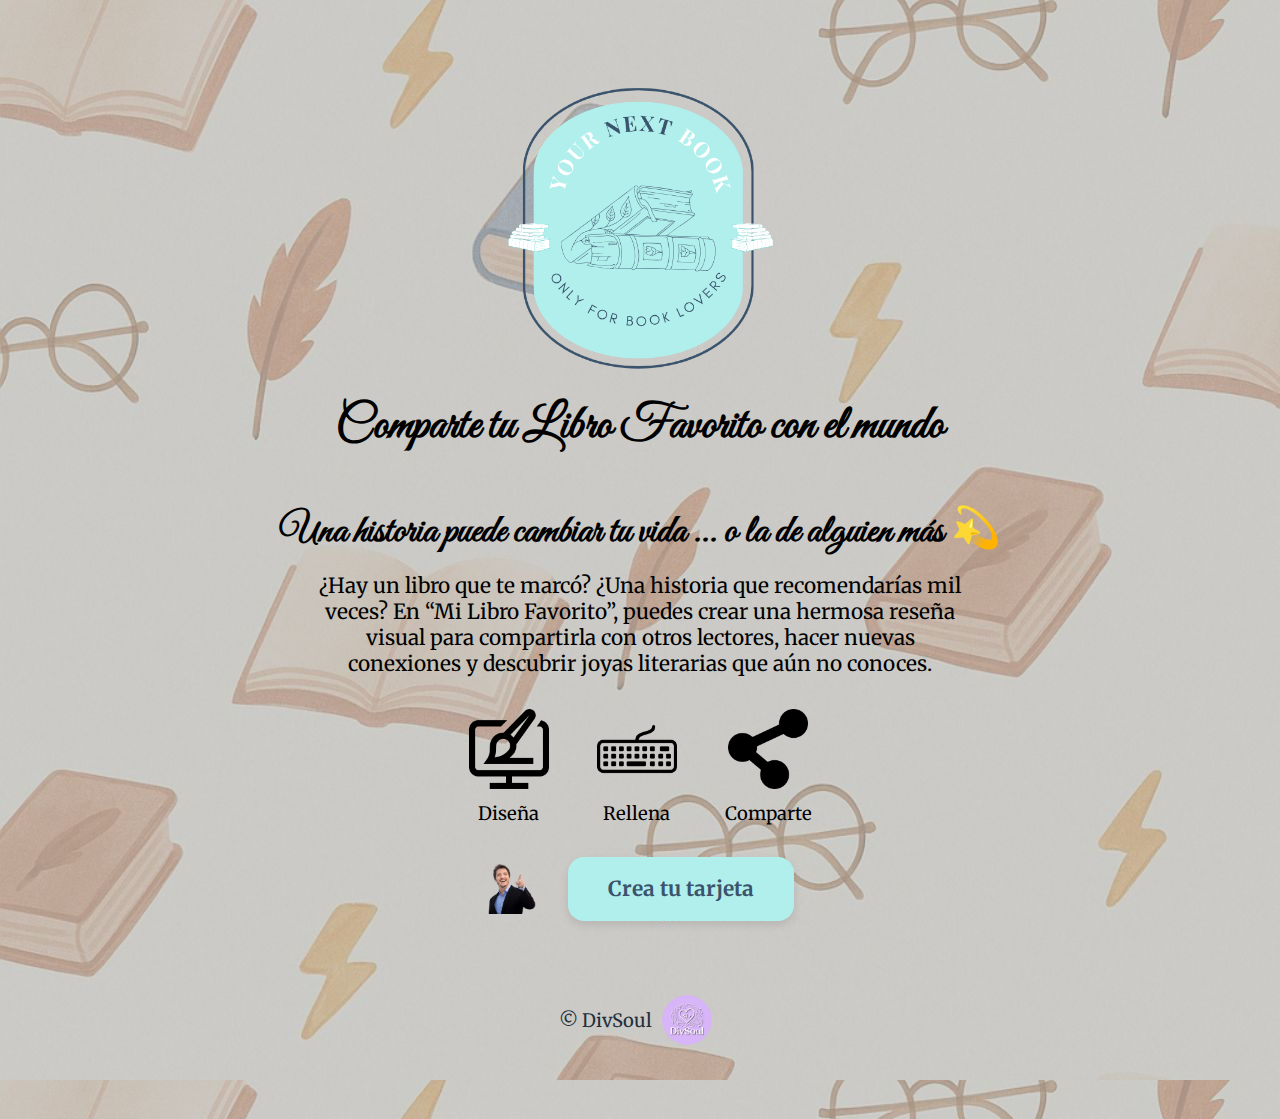
<file: docs/index.html>
<!DOCTYPE html>
<html lang="es">
  <head>
    <meta charset="UTF-8" />
    <meta name="viewport" content="width=device-width, initial-scale=1" />
    <title>Libreria Virtual</title>
    <link rel="preconnect" href="https://fonts.googleapis.com" />
    <link rel="preconnect" href="https://fonts.gstatic.com" crossorigin />
    <link rel="icon" href="./images/favicon.png" type="image/png" />
    
    <link href="https://fonts.googleapis.com/css2?family=Montserrat:wght@100..900&family=Great+Vibes&family=Playfair+Display:wght@400..900&family=Poppins:wght@100..900&family=Alex+Brush&display=swap" rel="stylesheet">
    <link href="https://fonts.googleapis.com/css2?family=Alex+Brush&family=Great+Vibes&family=Playfair+Display:ital,wght@0,400..900;1,400..900&family=Poppins:ital,wght@0,100;0,200;0,300;0,400;0,500;0,600;0,700;0,800;0,900;1,100;1,200;1,300;1,400;1,500;1,600;1,700;1,800;1,900&display=swap" rel="stylesheet">
    <link href="https://fonts.googleapis.com/css2?family=Alex+Brush&family=Great+Vibes&family=Playfair+Display:ital,wght@0,400..900;1,400..900&family=Poppins:ital,wght@0,100;0,200;0,300;0,400;0,500;0,600;0,700;0,800;0,900;1,100;1,200;1,300;1,400;1,500;1,600;1,700;1,800;1,900&display=swap" rel="stylesheet">
    <link href="https://fonts.googleapis.com/css2?family=Alex+Brush&family=Great+Vibes&family=Merriweather:ital,opsz,wght@0,18..144,300..900;1,18..144,300..900&family=Playfair+Display:ital,wght@0,400..900;1,400..900&family=Poppins:ital,wght@0,100;0,200;0,300;0,400;0,500;0,600;0,700;0,800;0,900;1,100;1,200;1,300;1,400;1,500;1,600;1,700;1,800;1,900&display=swap" rel="stylesheet">

    
    
    <link rel="stylesheet" href="./assets/main-fb22bd2d.css">
  </head>
  <body>
    <div class="page">
      <header class="page__header">
  <img src="./images/logo.png" alt="Mi libro favorito" class="page__logo">
  <h1>Comparte tu Libro Favorito con el mundo</h1>
</header>
      <main class="page__main">
  <section class="js_mainSection-1 main__section-1">
    <h2>Una historia puede cambiar tu vida ... o la de alguien más 💫</h2>
    <p>
      ¿Hay un libro que te marcó? ¿Una historia que recomendarías mil veces? En
      “Mi Libro Favorito”, puedes crear una hermosa reseña visual para
      compartirla con otros lectores, hacer nuevas conexiones y descubrir joyas
      literarias que aún no conoces.
    </p>
  </section>
  <section class="js_mainSection-2 main__section-2">
    <article class="mainArticle">
      <img src="./images/icon-disena.png" alt="Diseña" class="main__icon" />
      <p>Diseña</p>
    </article>
    <article class="mainArticle">
      <img src="./images/icon-rellena.png" alt="Rellena" class="main__icon" />
      <p>Rellena</p>
    </article>
    <article class="mainArticle">
      <img src="./images/icon-comparte.png" alt="Comparte" class="main__icon" />
      <p>Comparte</p>
    </article>
  </section>
  <section class="js_mainSection-3 main__section-3">
    <img class=pascal src="./images/PapiPascal.png" alt="">
    <a href="form.html" class="js_buttonCreateCard button__CreateCard buttonStyle "
      >Crea tu tarjeta</a>
  </section>
</main>

      <footer class="page__footer">
  <p>&copy; DivSoul</p>
  <img src="./images/DivSoul.png" alt="Team DivSoul Logo" class="footer__logo" />
</footer>

    </div>
  </body>
</html>
</file>
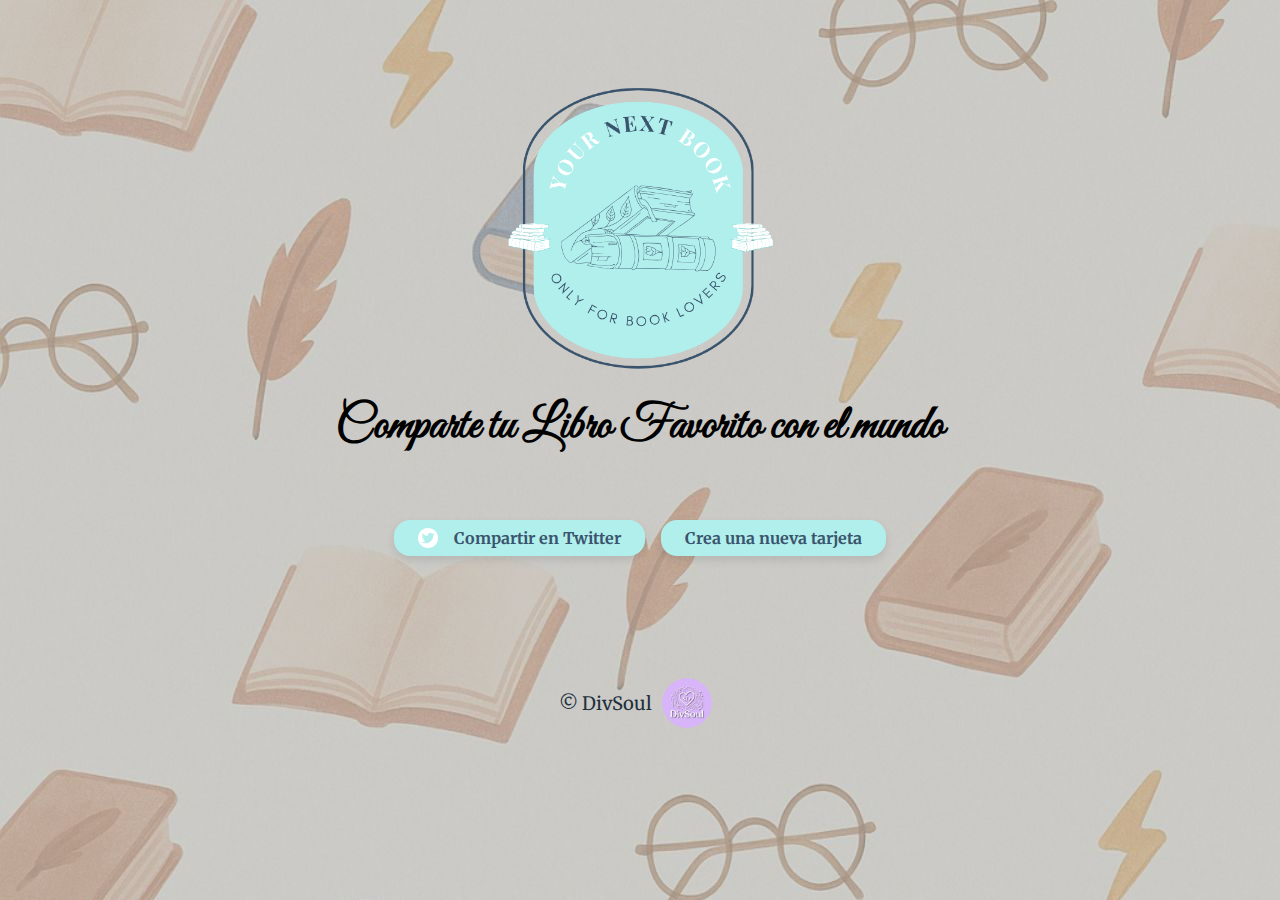
<file: docs/card.html>
<!DOCTYPE html>
<html lang="es">
  <head>
    <meta charset="UTF-8" />
    <meta name="viewport" content="width=device-width, initial-scale=1" />
    <title>Libreria Virtual</title>
    <link rel="preconnect" href="https://fonts.googleapis.com" />
    <link rel="preconnect" href="https://fonts.gstatic.com" crossorigin />
    <link rel="icon" href="./images/favicon.png" type="image/png" />
    <link
      href="https://fonts.googleapis.com/css2?family=Montserrat:ital,wght@0,100..900;1,100..900&display=swap"
            rel="stylesheet"
    />
    <link href="https://fonts.googleapis.com/css2?family=Alex+Brush&family=Great+Vibes&family=Merriweather:ital,opsz,wght@0,18..144,300..900;1,18..144,300..900&family=Playfair+Display:ital,wght@0,400..900;1,400..900&family=Poppins:ital,wght@0,100;0,200;0,300;0,400;0,500;0,600;0,700;0,800;0,900;1,100;1,200;1,300;1,400;1,500;1,600;1,700;1,800;1,900&display=swap" rel="stylesheet">
    
    <link rel="stylesheet" href="./assets/main-fb22bd2d.css">
  </head>
  <body>
    <header class="page__header">
  <img src="./images/logo.png" alt="Mi libro favorito" class="page__logo">
  <h1>Comparte tu Libro Favorito con el mundo</h1>
</header>
    <main class="card__main-container">
      <section id="card" class="js_card card"></section>
      <div class="button-group">
        <button
          class="share-twitter buttonStyle"
          onclick="window.open('https://twitter.com/intent/tweet?text=¡Mira%20mi%20recomendación%20de%20libro!%20'+encodeURIComponent(window.location.href),'_blank')"
          aria-label="Compartir en Twitter"
        >
          <img
            src="./images/twitter.png"
            alt="Twitter"
            style="
              width: 20px;
              height: 20px;
              vertical-align: middle;
              margin-right: 0.5rem;
            "
          />
          Compartir en Twitter
        </button>
        <button
          class="js_backtoHome backtoHome buttonStyle "
          onclick="window.location.href='index.html'"
        >
          Crea una nueva tarjeta
        </button>
      </div>
    </main>
    <footer class="page__footer">
  <p>&copy; DivSoul</p>
  <img src="./images/DivSoul.png" alt="Team DivSoul Logo" class="footer__logo" />
</footer>


    <script src="./js/main.js"></script>
  </body>
</html>
</file>
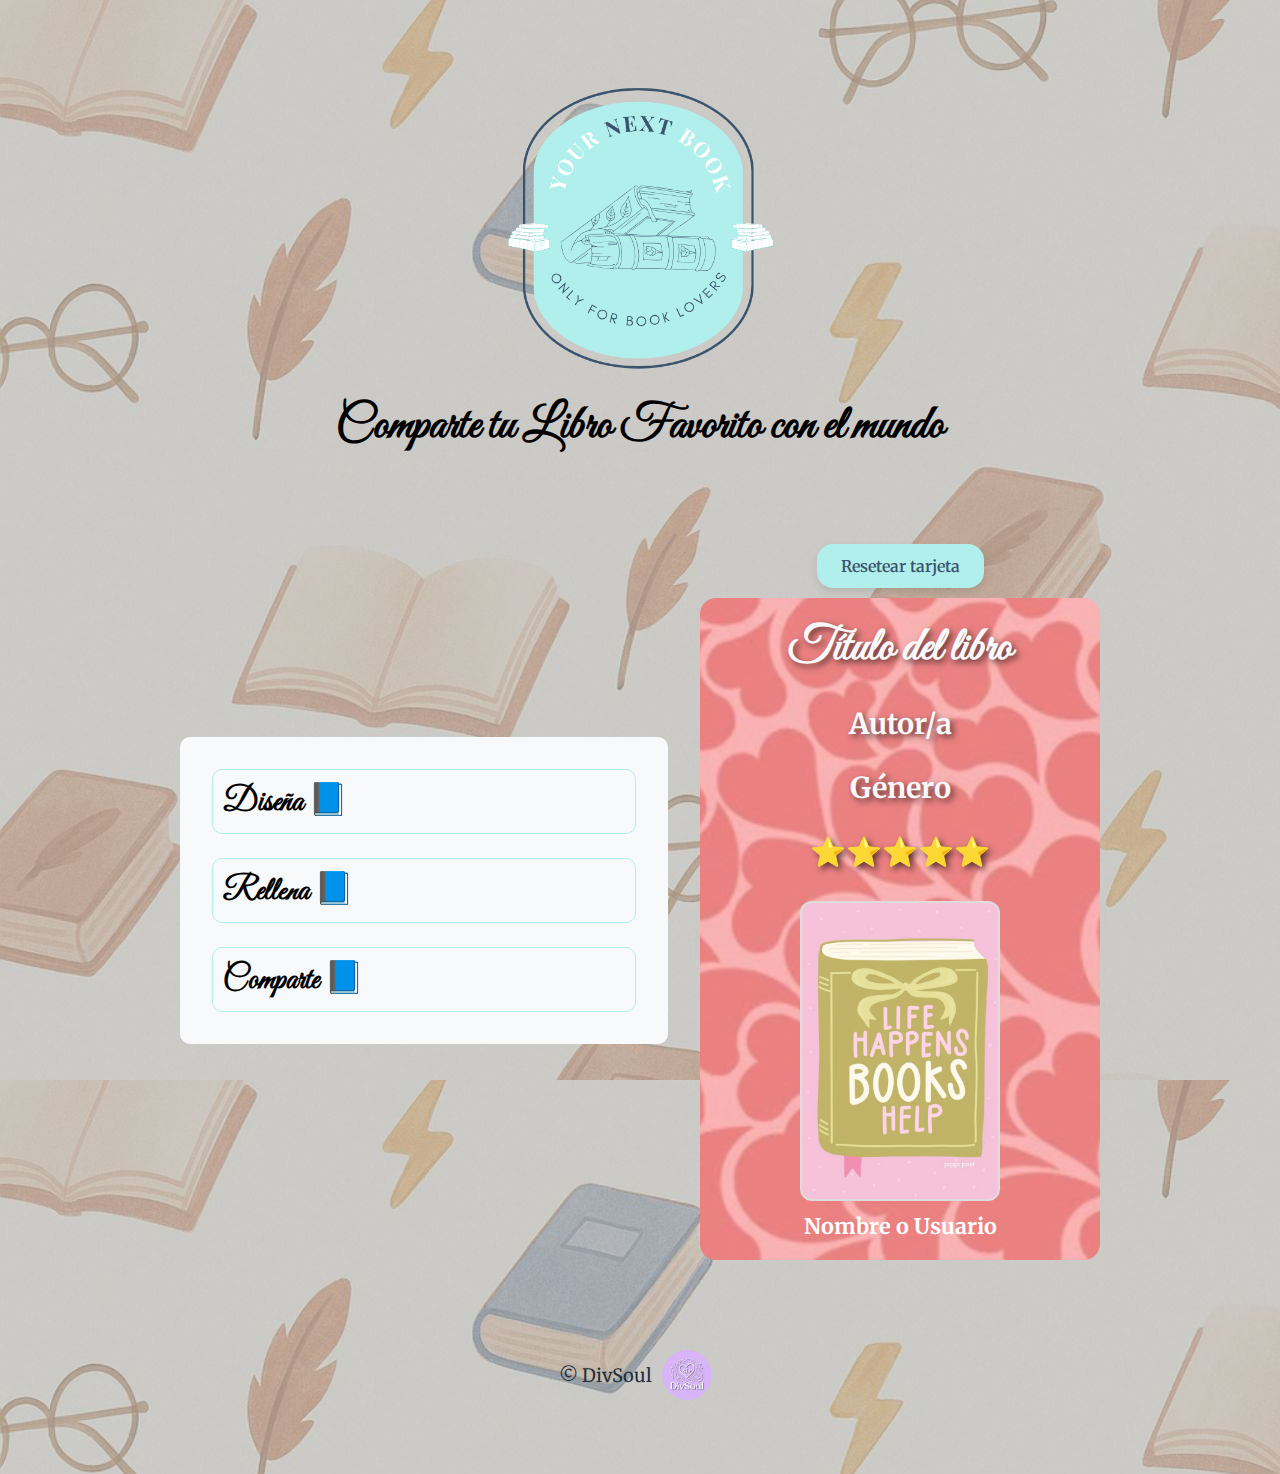
<file: docs/form.html>
<!DOCTYPE html>
<html lang="es">
  <head>
    <meta charset="UTF-8" />
    <meta name="viewport" content="width=device-width, initial-scale=1" />
    <title>Libreria Virtual</title>
    <link rel="preconnect" href="https://fonts.googleapis.com" />
    <link rel="preconnect" href="https://fonts.gstatic.com" crossorigin />
    <link rel="icon" href="./images/favicon.png" type="image/png" />
    <link
      href="https://fonts.googleapis.com/css2?family=Montserrat:ital,wght@0,100..900;1,100..900&display=swap"      
      rel="stylesheet"
    /><link href="https://fonts.googleapis.com/css2?family=Alex+Brush&family=Great+Vibes&family=Playfair+Display:ital,wght@0,400..900;1,400..900&family=Poppins:ital,wght@0,100;0,200;0,300;0,400;0,500;0,600;0,700;0,800;0,900;1,100;1,200;1,300;1,400;1,500;1,600;1,700;1,800;1,900&display=swap" rel="stylesheet">
    
    <link href="https://fonts.googleapis.com/css2?family=Alex+Brush&family=Great+Vibes&family=Merriweather:ital,opsz,wght@0,18..144,300..900;1,18..144,300..900&family=Playfair+Display:ital,wght@0,400..900;1,400..900&family=Poppins:ital,wght@0,100;0,200;0,300;0,400;0,500;0,600;0,700;0,800;0,900;1,100;1,200;1,300;1,400;1,500;1,600;1,700;1,800;1,900&display=swap" rel="stylesheet">
    <link rel="stylesheet" href="./assets/main-fb22bd2d.css">
  </head>
  <body>
    <header class="page__header">
  <img src="./images/logo.png" alt="Mi libro favorito" class="page__logo">
  <h1>Comparte tu Libro Favorito con el mundo</h1>
</header>
    <main class="form__main-container">
      <form class="js_form form">
        <section class="form__section-1">
  <div class="js_toggle">
    <h2 class="form__section-title" data-label="Diseña" >Diseña 📘</h2>
  </div>
  <div class="form__section-content">
    <fieldset>
      <div class="palette-options">

        <label class="palette-option">
          <input type="radio" name="background" value="romance" class="js-fondo-radio" checked />
          <div class="bg-preview romance-bg-preview"></div>
          <p>Fondo Romance</p>
        </label>

        <label class="palette-option">
          <input type="radio" name="background" value="misterio" class="js-fondo-radio" />
          <div class="bg-preview misterio-bg-preview"></div>
          <p>Fondo Misterio</p>
        </label>

        <label class="palette-option">
          <input type="radio" name="background" value="cienciaficcion" class="js-fondo-radio" />
          <div class="bg-preview cienciaficcion-bg-preview"></div>
          <p>Fondo Ciencia Ficción</p>
        </label>

        <label class="palette-option">
          <input type="radio" name="background" value="fantasia" class="js-fondo-radio" />
          <div class="bg-preview fantasia-bg-preview"></div>
          <p>Fondo Fantasía</p>
        </label>


        <label class="palette-option">
          <input type="radio" name="background" value="poesia" class="js-fondo-radio" />
          <div class="bg-preview poesia-bg-preview"></div>
          <p>Fondo Poesía</p>
        </label>

      </div>

    </fieldset>
  </div>
</section>
        <section class="form__section-2">
  <div class="js_toggle">
    <h2 class="form__section-title" data-label="Rellena">Rellena 📘</h2>
  </div>
  <div class="form__section-content">
    <label for="title" class="js_title title labelstyle">¿Qué libro ha dejado huella en ti?</label>
    <input
      type="text"
      id="title"
      class="js_inputTitle inputTitle inputstyle"
      placeholder="Título del libro"
      required
    />

    <label for="autor" class="js_autor Autor">¿Quién es la mente creativa?</label>
    <input
      type="text"
      id="autor"
      class="js_inputAutor inputAutor inputstyle"
      placeholder="Autor/a"
      required
    />

    <label for="gender" class="js_gender gender">¿Qué tono o estilo encierra esta obra?</label>
    <input
      type="text"
      id="gender"
      class="js_inputGender inputGender inputstyle"
      placeholder="Género"
      required
    />
    
<div class="profile__container">
      <div class="button_image">
      <label class="action__upload-btn" for="img-selector">¡Sube la portada!</label>
      <input type="file" name="" id="img-selector" class="action__hiddenField js__profile-upload-btn">
      <p class="form__error js_imageError"></p>
    </div>    

     <div class="profile" >
      <div class="profile__preview js__profile-preview" id="profileImage" style="background-image: url('./images/Image_example.jpg');">        
      </div>
     </div>
    </div>
            
    <label for="rate" class="js_rate rate">¿Cuánto te ha encantado? ¡Ponle estrellas!</label>
    <input
      type="number"
      id="rate"
      class="js_inputRate inputRate inputstyle"
      placeholder="Valoración del 1 al 5"
      min="1"
      max="5"
      required
    />

    <label for="user" class="js_userName userName">¿Quién es el experto que recomienda este libro?</label>
    <input
      type="text"
      id="user"
      class="js_inputUserName inputUserName inputstyle"
      placeholder="Indica tu nombre o usuario"
      required
    />
  </div>
</section>



        <form class="js_form form">
  <section class="form__section-3">
    <div class="js_toggle">
      <h2 class="form__section-title" data-label="Comparte">Comparte 📘</h2>
    </div>
    <div class="form__section-content">
      <button type="submit" class="buttonSubmit js_buttonSubmit">
        Crear Tarjeta
      </button>
    </div>
  </section>
</form>
      </form>
      <div class="previewContainer">
  <button type="button" class="js_resetBtn resetBtn">Resetear tarjeta</button>

  <section class="js_cardPreview cardPreview">
  <h3 class="js_previewTitle previewTitle">Título del libro</h3>
  <h3 class="js_previewAutor previewAutor">Autor/a</h3>
  <h3 class="js_previewGender previewGender">Género</h3>
  <h3 class="js_previewRate starRate">⭐⭐⭐⭐⭐</h3>
  <div class="js__profile-image profile__image"></div>
  <h3 class="js_previewUserName previewUserName">Nombre o Usuario</h3>
  </section>
</div>



    </main>

    <footer class="page__footer">
  <p>&copy; DivSoul</p>
  <img src="./images/DivSoul.png" alt="Team DivSoul Logo" class="footer__logo" />
</footer>


    <script src="./js/main.js"></script>
  </body>
</html>
</file>
<file: docs/assets/main-fb22bd2d.css>
@charset "UTF-8";*{box-sizing:border-box;margin:0;padding:0}body{padding:1rem;margin:0;background-color:#f8f9fa;font-family:merriweather,sans-serif;background-image:url(../images/fondo2.jpg)}@media (min-width: 768px){body{padding:2rem}}@media (min-width: 1200px){body{padding:3rem;font-size:1.15rem}}.page{display:flex;flex-direction:column;min-height:95vh}.page__main{flex:1}input::placeholder,textarea::placeholder{font-family:Montserrat,sans-serif}.page__header{display:flex;flex-direction:column;align-items:center;justify-content:center;gap:1rem;padding:2rem;font-family:great vibes,sans-serif}.page__header h1{text-align:center;width:100%;font-size:3rem}@media (min-width: 1200px){.page__header h1{font-size:2,8rem}}.page__logo{width:100%;max-width:300px;height:auto}.page__footer{display:flex;justify-content:center;align-items:center;padding:1rem;margin-top:2rem;color:#212f3d}.footer__logo{width:50px;height:50px;background-image:url(../images/logo.png);background-size:cover;background-position:center;border-radius:50%;margin:10px}.main__section-1{display:flex;flex-direction:column;align-items:center;justify-content:center;text-align:center;padding:1rem;gap:1rem}.main__section-1 h2{font-size:1.5rem;font-family:great vibes,sans-serif}@media (min-width: 1200px){.main__section-1 h2{font-size:2.5rem}}.main__section-1 p{max-width:650px;margin:0 auto;text-align:center;font-size:1rem}@media (min-width: 1200px){.main__section-1 p{font-size:1.3rem}}.main__section-2{display:flex;flex-direction:row;justify-content:center;align-items:center;padding:1rem;gap:3rem}.mainArticle{display:flex;flex-direction:column;justify-content:center;align-items:center;gap:.8rem}.main__icon{width:100%;max-width:50px;height:auto}@media (min-width: 1200px){.main__icon{max-width:80px}}.main__section-3{display:flex;flex-direction:row;justify-content:center;align-items:center;padding:1rem;gap:2rem}.button__CreateCard{padding:.8rem 2rem;font-size:1rem;font-weight:700;border-radius:1rem;text-decoration:none;background-color:#b1efec;color:#3a546d;border:none;cursor:pointer}@media (min-width: 1200px){.button__CreateCard{font-size:1.3rem;padding:1.2rem 2.5rem;box-shadow:0 4px 8px #0000001a}}.pascal{max-width:50px;height:50px}.form__main-container{display:flex;flex-direction:column;gap:1rem;padding:1rem;justify-content:center}@media (min-width: 1200px){.form__main-container{flex-direction:row;justify-content:space-between;align-items:center;gap:2rem;padding:2rem;margin-left:100px;margin-right:100px}}.form{font-family:merriweather,sans-serif;width:100%;max-width:400px;height:100%;padding:1rem;font-size:1rem;box-sizing:border-box;display:flex;flex-direction:column;gap:1.5rem;background-color:#f8f9fa;border-radius:10px}@media (min-width: 1200px){.form{font-size:1.25rem;width:750px;height:100%;padding:2rem;max-width:none}}.form__section-content{display:none}.form__section-content.is-open{display:flex;flex-direction:column;align-items:center;text-align:center;gap:1rem;padding:1rem}.buttonSubmit{padding:.8rem 2rem;margin-top:1rem;font-size:1rem;font-weight:700;border-radius:1rem;text-decoration:none;font-family:merriweather,sans-serif;background-color:#b1efec;color:#3a546d;border:none;cursor:pointer;width:100%;align-self:center;min-width:unset;transition:all .3s ease;max-width:100%}.buttonSubmit:hover{background-color:#3a546d;color:#f8f9fa;transform:scale(1.05)}h2{font-family:great vibes,sans-serif;font-size:1.5rem}@media (min-width: 1200px){h2{font-size:2rem}}.form__section-1,.form__section-2,.form__section-3{border:solid #b1efec 1px;border-radius:10px;padding:10px;cursor:pointer;font-size:2rem}.palette-options{display:flex;flex-wrap:wrap;gap:1rem;justify-content:center;margin-top:1rem}label{display:inline-block;text-align:center;font-size:.9rem}@media (min-width: 1200px){label{font-size:1.25rem}}@media (min-width: 1200px){input{font-size:1.25rem}}.bg-preview{width:60px;height:60px;border-radius:6px;background-size:cover;background-position:center;margin:0 auto .5rem}.romance-bg-preview{background-image:url(../images/bg-romance.jpg)}.misterio-bg-preview{background-image:url(../images/bg-misterio.jpg)}.cienciaficcion-bg-preview{background-image:url(../images/bg-cienciaficcion.jpg)}.fantasia-bg-preview{background-image:url(../images/bg-fantasia.jpg)}.poesia-bg-preview{background-image:url(../images/bg-poesia.jpg)}.cardPreview.romance{background-image:url(../images/bg-romance.jpg)}.cardPreview.misterio{background-image:url(../images/bg-misterio.jpg)}.cardPreview.cienciaficcion{background-image:url(../images/bg-cienciaficcion.jpg)}.cardPreview.fantasia{background-image:url(../images/bg-fantasia.jpg)}.cardPreview.poesia{background-image:url(../images/bg-poesia.jpg)}.cardPreview{width:100%;height:300px;background-size:cover;background-position:center;border-radius:10px;padding:2rem;color:#fff}.profile-image{width:150px;height:150px;background-size:contain;background-repeat:no-repeat;background-position:center;border:1px solid #ccc;border-radius:8px}.inputstyle{width:100%;padding:.5rem;font-size:1rem;border-radius:8px;border:1px solid rgb(245,237,237);margin-bottom:1rem;text-align:center}.profile__container{display:flex;align-items:center;margin-bottom:10px}.button_image{display:flex;align-items:center;transition:all}.action__upload-btn{margin-top:1.5rem;padding:.75rem 1.5rem;background-color:#b1efec;color:#333;border:none;border-radius:1rem;font-weight:600;font-family:merriweather,sans-serif;cursor:pointer;transition:all .3s ease;box-shadow:0 4px 8px #0000001a;align-self:center;display:block;margin-left:auto;margin-right:auto}.action__upload-btn:hover{background-color:#3a546d;color:#f8f9fa;transform:scale(1.05)}.form__error{font-size:.9rem}@media (min-width: 1200px){.form__error{font-size:1.25rem}}.card__main-container{display:flex;flex-direction:column}.button-group{display:flex;gap:1rem;justify-content:center;margin-top:2rem;margin-bottom:4rem}.backtoHome,.share-twitter{padding:.5rem 1.5rem;font-size:1rem;font-weight:700;font-family:merriweather,sans-serif;background-color:#b1efec;color:#3a546d;box-shadow:0 4px 8px #0000001a;border:none;border-radius:1rem;cursor:pointer;display:flex;align-items:center;gap:.5rem;text-decoration:none;transition:all .3s ease}.backtoHome:hover,.share-twitter:hover{background-color:#3a546d;color:#f8f9fa;transform:scale(1.05)}.card{display:flex;justify-content:center;align-items:center}.card__title{font-size:1.5rem;font-family:great vibes,sans-serif;font-weight:700;color:#f8f9fa;margin-bottom:1rem;text-align:center;text-shadow:3px 3px 6px rgba(0,0,0,.6)}@media (min-width: 1200px){.card__title{font-size:3rem}}.card__author,.card__gender,.card__user{font-size:.9rem;font-weight:700;color:#f8f9fa;margin-bottom:1rem;margin-top:1rem;text-align:center;text-shadow:3px 3px 6px rgba(0,0,0,.6)}@media (min-width: 1200px){.card__author,.card__gender,.card__user{font-size:1.25rem}}.card__author{text-transform:capitalize}.card__stars{font-size:.9rem;margin-bottom:1.5rem;text-align:center;text-shadow:3px 3px 6px rgba(0,0,0,.6)}@media (min-width: 1200px){.card__stars{font-size:1.8rem}}.cardPreview{font-family:merriweather,sans-serif;width:100%;max-width:400px;height:auto;min-height:350px;padding:20px;background-image:url(../images/bg-romance.jpg);background-size:cover;background-position:center;border-radius:16px;display:flex;flex-direction:column;align-items:center;gap:12px;text-align:center;margin-top:10px}@media (min-width: 768px){.cardPreview{width:350px;min-height:500px}}@media (min-width: 1200px){.cardPreview{width:400px;min-height:650px}}.profile__container{display:flex;flex-direction:row;gap:1rem;justify-content:space-between;gap:2rem;margin-left:80px;margin-right:80px}.profile__preview{width:50px;height:70px;background-size:cover;background-position:center;background-repeat:no-repeat;border-radius:6px;border:1px solid #ccc}.profile__image{width:200px;height:300px;background-image:url(../images/Image_example.jpg);background-size:cover;background-position:center;background-repeat:no-repeat;border-radius:12px}.action__hiddenField{display:none}.image__container{display:flex;flex-direction:row;gap:1rem;justify-content:space-between;gap:2rem;margin-left:80px;margin-right:80px}.profile__image{width:200px;height:300px;object-fit:cover;border-radius:12px;border:2px solid #ddd}.profile__preview{width:50px;height:70px;margin-left:15px}.previewContainer{display:flex;flex-direction:column;align-items:center}.resetBtn{margin-top:1.5rem;padding:.75rem 1.5rem;background-color:#b1efec;color:#3a546d;border:none;border-radius:1rem;font-weight:600;font-family:merriweather,sans-serif;font-size:1rem;cursor:pointer;transition:all .3s ease;align-self:center;display:block;margin-left:auto;margin-right:auto;box-shadow:0 4px 8px #0000001a}.resetBtn:hover{background-color:#3a546d;color:#f8f9fa;transform:scale(1.05)}.previewTitle{font-size:1.5rem;font-family:great vibes,sans-serif;font-weight:700;color:#f8f9fa;margin-bottom:1rem;text-align:center;text-shadow:3px 3px 6px rgba(0,0,0,.6)}@media (min-width: 1200px){.previewTitle{font-size:3rem}}.previewAutor,.previewGender{font-size:.9rem;font-weight:700;color:#f8f9fa;margin-bottom:1rem;text-align:center;text-shadow:3px 3px 6px rgba(0,0,0,.6)}@media (min-width: 1200px){.previewAutor,.previewGender{font-size:1.8rem}}.starRate{font-size:.9rem;margin-bottom:1.2rem;text-align:center;text-shadow:3px 3px 6px rgba(0,0,0,.6)}@media (min-width: 1200px){.starRate{font-size:1.8rem}}
</file>
